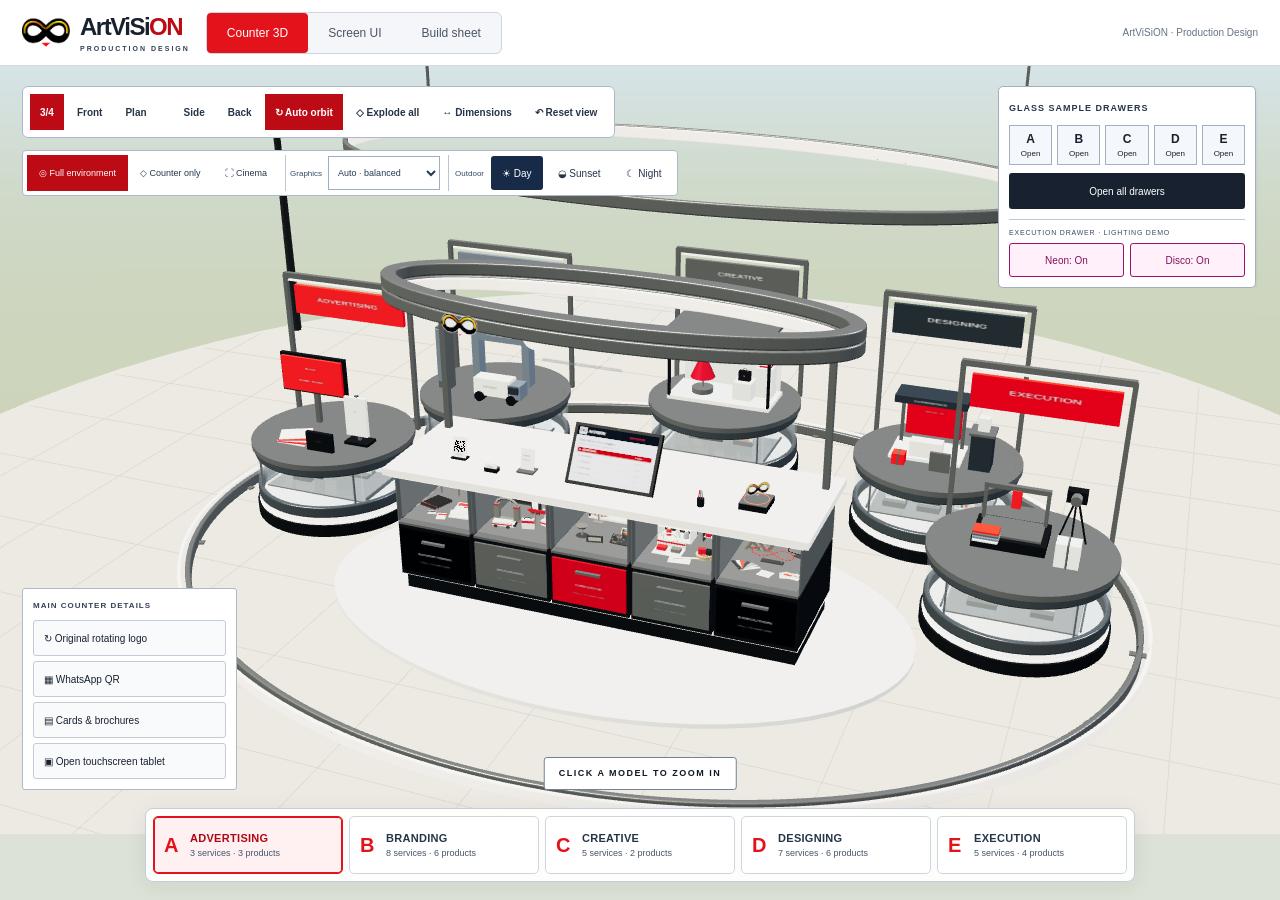
<file: index.html>
<!doctype html><html lang="en"><head><meta charset="UTF-8"><meta name="viewport" content="width=device-width,initial-scale=1,viewport-fit=cover"><meta name="theme-color" content="#eceff2"><title>ArtViSiON — The Living Portfolio / Immersive Display World</title><link rel="icon" type="image/png" href="brand-logo.png"><link rel="apple-touch-icon" href="brand-logo.png"><link rel="stylesheet" href="style.css?v=red-dress-06"></head><body><header><a class="brand" href="#" aria-label="ArtViSiON home"><img src="brand-logo.png" alt="ArtViSiON original logo"><span class="brand-wordmark">ArtViSi<b>ON</b><small>PRODUCTION DESIGN</small></span></a><nav><button class="active" data-tab="studio">The atelier</button><button data-tab="services">Services & products</button><button data-tab="build">Design details</button></nav><button class="outline" id="brief">Start a project ↗</button></header><main><section class="intro"><div><div class="eyebrow"><i></i> THE NEXT CHAPTER OF DISPLAY</div><h1>Not just a counter.<br>A world of <em>possibilities.</em></h1><p>Five disciplines. One sculptural experience.<br>Explore the ArtViSiON Infinity Atelier.</p></div><div class="edition">CONCEPT Nº 02<span>INFINITY<br>ATELIER</span><small>INDORE, INDIA · EST. 2014</small></div></section><section id="studio" class="tab active"><div class="workspace"><div class="stage-top"><span class="live"><i></i> INTERACTIVE 3D EXPERIENCE</span><span class="material-name">01 / CHAMPAGNE & OBSIDIAN</span><button id="fullscreen" title="Expand view">⛶</button></div><div id="viewport"><div id="loading">Assembling your atelier…</div></div><div class="environment-toggle"><button id="showroom" class="selected">◎ Full environment</button><button id="counterOnly">◇ Counter only</button><button id="cinema">⛶ Cinema</button></div><div class="stage-label"><span>ARTVISION / THE LIVING PORTFOLIO</span><strong>The Cabinet of Possibilities.</strong><small>An immersive miniature universe of ideas & making.</small></div><div class="view-controls"><button data-view="perspective" class="selected">Perspective</button><button data-view="front">Front</button><button data-view="top">Plan</button><span></span><button id="rotate" class="selected">↻ Auto orbit</button><button id="explode">◇ Explode</button><button id="dimension">↔ Dimensions</button></div><div class="stage-bottom"><span>↔ Drag to orbit <b>·</b> Scroll to zoom <b>·</b> Click a model or select a division</span><span>CONCEPT VISUALIZATION / NOT FOR FABRICATION</span></div><div class="dimensions hidden">All sizes in mm · Nominal assembled 3D model · Not for fabrication</div></div><aside><div class="aside-head"><span class="eyebrow">CURATE YOUR EXPERIENCE</span><span>01—05</span></div><h2>Enter a world.<br>Discover the detail.</h2><div id="divisions"></div><div class="finish"><label>THE MATERIAL PALETTE</label><div class="swatches"><button class="swatch selected" data-finish="0" style="--sw:#b89b71" title="Champagne & obsidian"></button><button class="swatch" data-finish="1" style="--sw:#e0dbcf" title="Porcelain & bronze"></button><button class="swatch" data-finish="2" style="--sw:#76918b" title="Sage & graphite"></button><span id="finishName">Champagne<br><small>& obsidian</small></span></div></div><button class="explore" id="explore">Explore Advertising <span>↗</span></button></aside></section><section id="services" class="tab"><div class="section-heading"><div><span class="eyebrow">IDEA → IDENTITY → EXPERIENCE → EXECUTION</span><h2>Your vision. Our entire toolkit.</h2></div><input id="search" placeholder="Search services & products…" aria-label="Search services and products"></div><div class="filters" id="filters"></div><div id="cards"></div></section><section id="build" class="tab"><span class="eyebrow">SCULPTURAL BY DESIGN. MODULAR BY NATURE.</span><h2>The architecture of possibility.</h2><div class="build-grid"><article><b>01 / The floating halo</b><h3>A signature, not a signboard.</h3><p>A suspended elliptical ribbon frames the brand and brings the five divisions into a single visual gesture. Concealed warm LEDs define its inner edge.</p></article><article><b>02 / The sample gallery</b><h3>Small objects. Big stories.</h3><p>Five individually lit display chambers showcase physical print, signage, craft, spatial and fabrication samples. Digital services live in the central touch console.</p></article><article><b>03 / The material story</b><h3>Quiet luxury. Real materials.</h3><p>Graphite powder-coated steel structure, satin metallic cladding, engineered stone top and removable clear display enclosures. Finish selections are conceptual.</p></article><article><b>04 / The build logic</b><h3>Designed to come apart.</h3><p>Five demountable modules, a removable overhead assembly, rear service access and segregated low-voltage cable routes. Structural fixing and stability require engineering review.</p></article></div><div class="specs"><div><strong>3200 mm</strong><span>OVERALL WIDTH</span></div><div><strong>1050 mm</strong><span>OVERALL DEPTH</span></div><div><strong>1050 mm</strong><span>COUNTER HEIGHT</span></div><div><strong>3544 × 1164 × 2400</strong><span>OVERALL HALO ENVELOPE · MM</span></div></div><p class="note">Concept-stage dimensions only. Verify space, accessibility, reach, glass specification, electrical loads and structural stability with your fabricator before production. Halo support and anchorage are not engineered in this visualization. The original 21-product catalogue is represented by concept miniature models in the main counter and glass drawers.</p><button class="outline" id="download">Download concept brief ↓</button></section><section class="bottom-strip"><div><strong>05</strong><span>CONNECTED DIVISIONS</span></div><div><strong>28</strong><span>SPECIALIST SERVICES</span></div><div><strong>21</strong><span>DISPLAY PRODUCTS</span></div><div class="statement">From the first spark.<br><em>To the final finish.</em></div><span class="seal">A↗<small>ARTVISION<br>ATELIER</small></span></section></main><footer><span>ArtViSiON · Production Design</span><span>YOUR VISION, OUR CREATION.</span><span>Concept 02 / 2026</span></footer><dialog id="modal"><button id="close">✕</button><span class="eyebrow">LET’S MAKE SOMETHING EXTRAORDINARY</span><h2>Your next big idea<br>starts here.</h2><form id="projectForm"><label>Your name<input name="name" required placeholder="Name / company"></label><label>What are you imagining?<textarea name="message" required placeholder="Tell us about your project, space, timeline and budget…"></textarea></label><button class="explore">Save project brief <span>↓</span></button><p>Your brief downloads locally. No information is sent to a server.</p></form></dialog><script type="module" src="app.js?v=red-dress-06"></script></body></html>
</file>
<file: style.css>
*{box-sizing:border-box}body{margin:0;background:#f5f3ee;color:#262822;font-family:Arial,Helvetica,sans-serif}button,input,textarea{font:inherit}button,a{-webkit-tap-highlight-color:transparent}button{cursor:pointer}header{height:96px;display:flex;align-items:center;justify-content:space-between;border-bottom:1px solid #dddcd3;padding:0 4.5%}.brand{text-decoration:none;color:#242820;font-size:29px;font-weight:800;letter-spacing:-1.8px}.brand span{color:#a38960}.brand small{display:block;letter-spacing:3px;font-size:8px;margin-top:5px}nav{display:flex;gap:32px}nav button{border:0;background:none;color:#7d7f76;font-size:12px;padding:36px 0;position:relative}nav button.active{color:#33392c}nav button.active:after{content:'';position:absolute;bottom:21px;left:0;width:20px;height:2px;background:#9b875e}.outline{border:1px solid #c6c7bc;padding:13px 19px;background:transparent;font-size:11px}main{max-width:1680px;margin:auto;padding:0 4.5%}.intro{display:flex;justify-content:space-between;padding:47px 0 35px}.eyebrow{font-size:9px;letter-spacing:2.4px;color:#868770;display:flex;align-items:center;gap:8px}.eyebrow i,.live i{display:inline-block;width:5px;height:5px;border-radius:50%;background:#9caa75}h1{font-size:clamp(36px,3.6vw,59px);line-height:1.08;font-weight:400;letter-spacing:-2.3px;margin:19px 0 17px}em{font-family:Georgia,serif;color:#8c8f73;font-weight:400}p{font-size:12px;line-height:1.8;color:#85867c}.edition{padding-top:12px;font-size:9px;letter-spacing:2px;color:#939181;text-align:right}.edition span{display:block;font-size:27px;line-height:1.1;letter-spacing:4px;color:#7c7d66;margin:18px 0}.edition small{font-size:8px;letter-spacing:1px}.tab{display:none}.tab.active{display:block}#studio.active{display:grid;grid-template-columns:minmax(0,1fr) 285px;gap:24px}.workspace{position:relative;height:548px;border:1px solid #dddfd5;background:radial-gradient(ellipse at 45% 40%,#e9ece4,#dfe3d8);overflow:hidden}.stage-top{position:absolute;top:20px;left:23px;right:20px;display:flex;align-items:center;gap:10px;z-index:2;font-size:8px;letter-spacing:1.5px;color:#747b69}.live{display:flex;align-items:center;gap:8px}.material-name{margin-left:auto;font-size:7px}.stage-top button{border:0;background:none;color:#6f7567;font-size:21px}#viewport{width:100%;height:100%;position:absolute}canvas{display:block;touch-action:none}#loading{position:absolute;top:48%;left:38%;font-size:12px;color:#727764}.stage-label{position:absolute;top:66px;left:24px;pointer-events:none}.stage-label>span{font-size:7px;letter-spacing:2px;color:#87907c}.stage-label strong{display:block;font-family:Georgia,serif;font-weight:400;font-size:23px;margin:8px 0;color:#59624e}.stage-label small{font-size:9px;color:#89917e}.view-controls{position:absolute;bottom:46px;left:50%;transform:translateX(-50%);display:flex;white-space:nowrap;padding:5px;background:#f5f5efdd;border:1px solid #d3d8cb;gap:3px}.view-controls button{border:0;background:none;padding:9px 10px;font-size:9px;color:#7a806e}.view-controls button.selected{background:#4b5742;color:#fff}.view-controls>span{border-left:1px solid #d8dbd0;margin:5px}.stage-bottom{position:absolute;bottom:17px;left:21px;right:20px;display:flex;justify-content:space-between;font-size:7px;color:#89917c}.stage-bottom b{margin:0 7px}.stage-bottom>span:last-child{font-size:6px;letter-spacing:.8px}.dimensions{position:absolute;bottom:103px;width:100%;text-align:center;font-size:11px;color:#576145}.hidden{display:none!important}aside{padding:22px 22px 18px;background:#eeeee6;border:1px solid #dddfd5}.aside-head{display:flex;justify-content:space-between;color:#939883;font-size:8px}.aside-head .eyebrow{font-size:7px;letter-spacing:1.5px}h2{font-size:30px;letter-spacing:-1px;line-height:1.12;font-weight:400;margin:20px 0}.division{border:0;border-top:1px solid #d9dcd0;background:transparent;width:100%;display:flex;align-items:center;text-align:left;padding:13px 4px;gap:14px;color:#797e6d}.division.selected{color:#303d29}.division .letter{font:italic 23px Georgia;opacity:.5;width:22px}.division.selected .letter{opacity:1;color:#a38757}.division strong{display:block;font-size:11px;font-weight:500;letter-spacing:.3px}.division small{display:block;font-size:8px;color:#929581;margin-top:4px}.division .arrow{margin-left:auto}.finish{border-top:1px solid #d9dcd0;padding-top:17px}.finish label{font-size:7px;letter-spacing:1.8px;color:#939781}.swatches{display:flex;align-items:center;gap:8px;margin:12px 0 18px}.swatch{background:var(--sw);width:23px;height:23px;border:3px solid #eeeee6;border-radius:50%;outline:1px solid transparent}.swatch.selected{outline-color:#9b997f}.swatches>span{font-size:9px;margin-left:7px;color:#626b56}.swatches small{font-size:8px;color:#969a88}.explore{width:100%;border:0;background:#48583c;color:#fff;padding:15px 14px;text-align:left;font-size:10px}.explore span{float:right}.bottom-strip{display:flex;align-items:center;border-bottom:1px solid #d9dcd0;gap:5%;padding:35px 0}.bottom-strip>div:not(.statement){display:flex;gap:13px;align-items:center}.bottom-strip strong{font:34px Georgia;color:#6e775e}.bottom-strip span{font-size:7px;letter-spacing:1.4px;color:#959780;max-width:75px;line-height:1.8}.statement{margin-left:auto;font-size:16px;line-height:1.5}.seal{border:1px solid #c4c8b7;border-radius:50%;height:68px;width:68px;display:flex;align-items:center;justify-content:center;flex-direction:column;font:24px Georgia!important}.seal small{font:5px Arial;text-align:center;letter-spacing:1px}footer{display:flex;justify-content:space-between;padding:22px 4.5%;font-size:8px;color:#9a9b8d;letter-spacing:1px}.section-heading{display:flex;justify-content:space-between;align-items:center}.section-heading input{background:none;border:1px solid #ccd0bf;padding:15px;width:260px;font-size:11px}.filters{display:flex;gap:8px;margin:15px 0 25px;flex-wrap:wrap}.filters button{border:1px solid #d6d9cc;background:transparent;padding:10px 16px;font-size:10px}.filters .selected{background:#48583c;color:white}#cards{display:grid;grid-template-columns:repeat(3,1fr);gap:14px}.service-card{padding:24px;border:1px solid #d6d9cc;background:#eeeee6;min-height:185px}.service-card .eyebrow{font-size:8px}.service-card h3{font-weight:400;font-size:20px}.service-card p{font-size:11px}.product-tags{display:flex;flex-wrap:wrap;gap:6px}.product-tags span{font-size:9px;border:1px solid #cdd1c0;padding:5px;color:#757d68}#build{padding:20px 0}.build-grid{display:grid;grid-template-columns:repeat(4,1fr);gap:25px;margin-top:35px}.build-grid b{font-size:9px;letter-spacing:1px;color:#9b8b67}.build-grid h3{font-family:Georgia;font-size:23px;font-weight:400}.specs{display:flex;justify-content:space-between;background:#eaece1;padding:28px;margin:25px 0}.specs strong,.specs span{display:block}.specs strong{font:25px Georgia}.specs span{font-size:8px;letter-spacing:2px;margin-top:10px;color:#858b75}.note{max-width:850px}dialog{border:1px solid #bbc3ac;background:#f5f3ee;padding:40px;max-width:500px;width:90%;color:#35402c}dialog::backdrop{background:#20271f88;backdrop-filter:blur(5px)}#close{float:right;background:none;border:0}form label{display:block;font-size:11px;margin-top:20px}form input,form textarea{display:block;width:100%;border:1px solid #c7cebb;background:transparent;padding:12px;margin:8px 0;font-size:12px}textarea{min-height:110px}form p{font-size:10px}button:hover{filter:brightness(.94)}button:focus-visible,a:focus-visible{outline:2px solid #a58a55;outline-offset:3px}@media(min-width:1500px){.workspace{height:630px}}@media(max-width:1000px){#studio.active{grid-template-columns:minmax(0,1fr) 245px;gap:12px}aside{padding:18px 16px}.material-name{display:none}.view-controls button{padding:9px 6px;font-size:8px}.stage-bottom>span:last-child{display:none}.bottom-strip{gap:3%}.build-grid{grid-template-columns:repeat(2,1fr)}}@media(max-width:700px){header{height:80px;padding:0 5%}.brand{font-size:23px}nav{gap:14px}nav button{font-size:9px}header>.outline{display:none}.intro{padding:30px 0 22px}.edition{display:none}h1{font-size:40px}#studio.active{display:flex;flex-direction:column}.workspace{height:460px}.stage-label strong{font-size:19px}.stage-label{top:56px}.view-controls{width:95%;justify-content:center}.view-controls button{font-size:8px;padding:9px 5px}aside h2{display:none}#divisions{display:flex;overflow:auto;margin-top:14px}.division{min-width:130px;border-top:0;padding:15px 8px;gap:7px}.division .arrow{display:none}.division.selected{background:#dfe4d5}.finish{display:inline-block;width:60%;margin-top:10px}aside>.explore{width:39%;display:inline-block;vertical-align:top;margin-top:33px}.bottom-strip{flex-wrap:wrap;justify-content:space-between;gap:22px}.bottom-strip strong{font-size:27px}.statement{margin:0}.seal{display:none!important}.bottom-strip>div:not(.statement){gap:7px}.bottom-strip span{font-size:6px}.section-heading{display:block}.section-heading input{width:100%;margin:15px 0}#cards{grid-template-columns:1fr}.build-grid{grid-template-columns:1fr}.specs{flex-wrap:wrap;gap:25px}.specs>div{width:43%}.specs strong{font-size:20px}footer span:nth-child(2){display:none}}
/* Immersive exhibition edition */
body{background:#dce2d5;overflow:hidden}header{position:fixed;top:0;left:0;right:0;height:82px;padding:0 30px;border:0;z-index:8;background:linear-gradient(#f5f3eef2,#f5f3ee00);pointer-events:none}header>*{pointer-events:auto}header nav{padding:0 18px;border-radius:30px;background:#f5f3eebd;backdrop-filter:blur(15px)}nav button{padding:17px 0}nav button.active:after{bottom:8px}header>.outline{background:#f5f3eec9}.intro,.bottom-strip,footer{display:none}main{max-width:none;padding:0}#studio.active{display:block}#studio .workspace{position:fixed;inset:0;width:100vw;height:100dvh;border:0;background:#dce2d5}#viewport{inset:0}.stage-top{top:105px;left:30px;right:330px}.stage-label{top:150px;left:30px}.stage-label strong{font-size:32px}.stage-label>span{font-size:8px}.stage-label small{font-size:10px}.view-controls{bottom:55px;padding:7px;box-shadow:0 8px 40px #35442a13;border-radius:6px}.view-controls button{font-size:10px;padding:11px 14px}.stage-bottom{bottom:23px;left:30px;right:30px;font-size:9px}.stage-bottom>span:last-child{font-size:7px}#studio aside{position:fixed;right:25px;top:110px;width:245px;z-index:5;background:#f5f3eedb;backdrop-filter:blur(20px);border:1px solid #ffffff9c;box-shadow:0 10px 60px #38432e0d;border-radius:5px;padding:20px}aside h2{font-size:29px;margin:20px 0}.division{padding:13px 3px}.dimensions{bottom:119px}#services,#build{position:fixed;inset:95px 25px 25px;overflow:auto;padding:30px;background:#f5f3eef5;z-index:6;border:1px solid #d3dac7;border-radius:7px;backdrop-filter:blur(20px)}.scene-caption{position:fixed;left:30px;bottom:106px;z-index:3;max-width:235px}.scene-caption b{font-family:Georgia;font-size:18px;font-weight:400;color:#526149}.scene-caption p{font-size:10px;color:#7d8872}.scene-caption small{font-size:8px;letter-spacing:1.5px;color:#6f7b60}.environment-toggle{position:fixed;left:30px;top:245px;z-index:4;display:flex;padding:4px;background:#f8f7f0cf;border:1px solid #cbd4bf;border-radius:4px}.environment-toggle button{font-size:9px;padding:10px 12px;color:#69765b;background:none;border:0}.environment-toggle button.selected{background:#48583c;color:#fff}.cinema #studio aside,.cinema header,.cinema .stage-label,.cinema .stage-top,.cinema .scene-caption{display:none}.cinema .environment-toggle{top:25px}.cinema .view-controls{opacity:.4}.cinema .view-controls:hover{opacity:1}@media(max-width:700px){header{height:74px;padding:0 16px}header nav{gap:12px;padding:0 12px}.stage-top{top:86px;left:18px;right:18px}.stage-label{top:119px;left:18px}.stage-label strong{font-size:25px}.environment-toggle{top:207px;left:18px}.scene-caption{display:none}#studio aside{top:auto;bottom:104px;right:12px;left:12px;width:auto;padding:9px 12px}aside h2,.aside-head,.finish,aside>.explore{display:none}#divisions{margin:0}.division{min-width:110px;padding:8px 6px}.division .letter{font-size:20px}.division strong{font-size:10px}.view-controls{bottom:48px;max-width:96%;padding:4px}.view-controls button{font-size:8px;padding:10px 5px}.stage-bottom{bottom:16px;left:17px}.stage-bottom>span:last-child{display:none}#services,#build{inset:82px 12px 12px;padding:20px}.cinema #studio aside{display:none}}
/* Restore the original brand identity. */
body{background:#eceff2;color:#181d25}header{background:linear-gradient(#f6f7f9f2,#f6f7f900)}.brand{color:#171c23}.brand span{color:#e3131b}header nav{background:#f8f9fbdc}.eyebrow,.edition,.stage-label>span{color:#737d8b}em{color:#e3131b}nav button.active:after{background:#e3131b}nav button.active{color:#171c23}#studio aside{background:#f7f8fbe6;border-color:#ffffff;box-shadow:0 12px 45px #222d3c12}.division,.finish{border-color:#d8dde5}.division{color:#647080}.division.selected{color:#e3131b}.division.selected .letter{color:#e3131b}.division small{color:#87919f}.aside-head,.finish label{color:#7a8593}.explore{background:#e3131b}.swatch{border-color:#f6f7fa}.swatch.selected{outline-color:#e3131b}.swatches>span{color:#333e4e}.swatches small{color:#788391}.stage-label strong{color:#343f4e}.stage-label small,.stage-top,.stage-bottom{color:#758190}.view-controls,.environment-toggle{background:#f8fafbea;border-color:#d4dbe5}.view-controls button,.environment-toggle button{color:#627082}.view-controls button.selected,.environment-toggle button.selected{background:#e3131b;color:white}.scene-caption b{color:#3b4655}.scene-caption p,.scene-caption small{color:#7e8897}.live i,.eyebrow i{background:#e3131b}.filters .selected{background:#e3131b}.service-card{background:#f5f7fa;border-color:#d5dce6;cursor:zoom-in}.service-card:hover{border-color:#e3131b;box-shadow:0 8px 22px #2633430a}.product-tags span{border-color:#d3dae4;color:#566477;cursor:zoom-in}.product-tags span:hover{background:#e3131b;color:white;border-color:#e3131b}.focus-status{position:absolute;left:50%;transform:translateX(-50%);bottom:120px;display:flex;flex-direction:column;align-items:center;gap:10px;z-index:4;max-width:65%;text-align:center}.focus-status>span{font-size:9px;letter-spacing:1.5px;background:#ffffffdf;color:#556274;padding:9px 14px;border:1px solid #d7dee7;border-radius:3px}.focus-status button{border:0;background:#e3131b;color:white;padding:10px 16px;font-size:10px;cursor:pointer}.view-controls{max-width:98vw}.cinema .focus-status{display:none}.dimensions{color:#3b4758}#services,#build{background:#f6f8fbf7}.specs{background:#e6eaf0}.build-grid b{color:#e3131b}dialog{background:#f6f8fb;border-color:#d3dbe5;color:#263243}@media(max-width:700px){.view-controls{flex-wrap:wrap;bottom:44px;width:calc(100% - 24px)}.view-controls button{padding:8px 5px;font-size:7px}#studio aside{bottom:139px}.focus-status{bottom:219px;max-width:90%;width:max-content}.focus-status>span{font-size:7px}.focus-status button{padding:8px 12px;font-size:9px}.division.selected{background:#f9e4e6}}
/* Readability pass: opaque surfaces, dark text, strong brand accent. */
header nav,header>.outline,#studio aside,.environment-toggle,.view-controls{background:#ffffff;backdrop-filter:none;border-color:#aeb9c8}.brand,.brand small{color:#111827}.brand span{color:#c20b15}.eyebrow,.aside-head,.finish label,.division small,.swatches small,.stage-top,.stage-bottom,.scene-caption small,.scene-caption p{color:#344256}.stage-label{background:#ffffff;padding:13px 16px;border:1px solid #b8c2cf;border-left:3px solid #c20b15;border-radius:3px;box-shadow:0 3px 15px #18233310}.stage-label strong{color:#111827;font-size:27px}.stage-label>span,.stage-label small{color:#344256}.stage-top{background:#fff;padding:9px 12px;width:max-content;border:1px solid #b8c2cf;max-width:calc(100% - 350px)}.stage-top .material-name{margin-left:24px}.stage-bottom>span{background:white;padding:6px 9px;border:1px solid #c2cbd7;color:#344256}.division{color:#263449}.division.selected,.division.selected .letter{color:#b00813}.division.selected{background:#ffedf0}.division small{color:#46556a}.view-controls button,.environment-toggle button{color:#263449}.view-controls button.selected,.environment-toggle button.selected,.explore,.focus-status button,.filters .selected{background:#bc0b15;color:#fff}.scene-caption{background:#fff;padding:14px;border:1px solid #b8c2cf;border-radius:3px}.scene-caption b{color:#172033}.scene-caption p{line-height:1.6}.swatches>span{color:#263449}p,.note,.service-card p{color:#344256}.product-tags span{background:#fff;color:#24344b;border-color:#9cabbc}.section-heading .eyebrow,.service-card .eyebrow,.specs span,.build-grid b{color:#8e0b14}.dimension-label{position:absolute;transform:translate(-50%,-50%);background:#fff;border:1px solid #a4000d;color:#8b000b;font-size:9px;font-weight:700;letter-spacing:.3px;padding:6px 8px;z-index:4;pointer-events:none;white-space:nowrap;box-shadow:0 2px 6px #0002}.dimension-schedule{position:absolute;top:112px;right:25px;width:360px;max-height:calc(100% - 205px);overflow:auto;background:#fff;border:1px solid #99a7ba;box-shadow:0 12px 40px #15213425;z-index:7;padding:20px;color:#172033}.dimension-schedule h3{font-size:12px;margin:0 0 10px}.dimension-schedule small{float:right;font-size:10px}.dimension-schedule p{font-size:10px;line-height:1.5;color:#344256}.dimension-schedule table{width:100%;border-collapse:collapse;font-size:10px}.dimension-schedule th{text-align:left;background:#e8edf3;color:#172033}.dimension-schedule td,.dimension-schedule th{padding:9px 5px;border-bottom:1px solid #bfc9d5}.dimension-schedule .warning{color:#94000b;border-left:3px solid #bc0b15;padding-left:8px}.dimension-close{float:right;border:0;background:#edf0f4;color:#152033;padding:4px;margin:-10px -10px 4px 10px}.dimensions{background:#fff;width:auto;padding:8px 12px;left:50%;transform:translateX(-50%);border:1px solid #aab6c7;font-size:9px;color:#172033;z-index:4}.model-dimensions-info{border:1px solid #aab6c7;background:#fff;padding:18px;margin-top:25px}.model-dimensions-info h3{margin-top:0}button:focus-visible,[role=button]:focus-visible{outline:3px solid #b00813;outline-offset:3px}@media(max-width:700px){.stage-top{max-width:calc(100% - 36px);font-size:7px;top:84px}.stage-top .material-name{display:none}.stage-label{top:135px;padding:10px 12px}.stage-label strong{font-size:22px}.environment-toggle{top:235px}.dimension-schedule{top:auto;bottom:140px;right:12px;left:12px;width:auto;max-height:39vh;padding:14px}.dimension-label{font-size:7px;padding:4px}.stage-bottom>span{font-size:7px}.dimensions{bottom:282px;max-width:80%;text-align:center}.dimension-schedule table{font-size:9px}}
.accessory-controls{position:absolute;left:30px;bottom:295px;z-index:4;display:flex;flex-direction:column;gap:5px;background:#fff;border:1px solid #aeb9c8;padding:10px;min-width:172px;border-radius:3px}.accessory-controls b{font-size:8px;letter-spacing:1px;color:#344256;margin:2px 0 5px}.accessory-controls button{padding:9px 10px;text-align:left;border:1px solid #c2cbd7;background:#f8fafc;color:#17212f;font-size:10px}.accessory-controls button:hover{border-color:#b00814;color:#b00814}.cinema .accessory-controls{display:none}@media(max-width:700px){.accessory-controls{left:auto;right:15px;bottom:230px;min-width:0;padding:6px;gap:4px}.accessory-controls b{display:none}.accessory-controls button{font-size:8px;padding:7px}}
/* High-contrast tablet catalogue */
#tabletDialog{padding:0;border:10px solid #1b2330;border-radius:26px;background:#f5f7fb;width:min(1100px,94vw);max-width:1100px;max-height:91dvh;color:#111827;box-shadow:0 35px 100px #0006}#tabletDialog::backdrop{background:#142032a8;backdrop-filter:blur(7px)}.tablet-bezel{display:flex;flex-direction:column;max-height:calc(91dvh - 20px);overflow:hidden}.tablet-top{background:#17212f;color:#fff;display:flex;align-items:center;justify-content:space-between;padding:21px 28px;flex-shrink:0}.tablet-top b{font-size:28px;letter-spacing:-1px}.tablet-top b span{color:#ff5964}.tablet-top small{display:block;font-size:8px;letter-spacing:2px;margin-top:5px;color:#e2e8f0}.tablet-top button{border:1px solid #788598;background:#263448;color:white;width:36px;height:36px;border-radius:50%}.tablet-content{padding:26px 30px;overflow:auto}.tablet-welcome>span{color:#a40713;font-size:9px;letter-spacing:2px;font-weight:bold}.tablet-welcome h2{font-size:29px;margin:12px 0}.tablet-welcome p{margin:0;color:#3e5067}.tablet-search input{margin:20px 0 16px;padding:14px;width:100%;border:1px solid #8596ac;background:#fff;font-size:13px;color:#111827}#tabletTabs{display:flex;gap:7px;flex-wrap:wrap}#tabletTabs button{border:1px solid #98a7bb;background:#fff;padding:12px 15px;color:#26374d;font-size:11px;font-weight:bold}#tabletTabs button.selected{background:#b50816;color:#fff;border-color:#b50816}.tablet-results h3{font-size:11px;letter-spacing:1.5px;margin-top:25px}.tablet-results h3>span{margin-left:8px;background:#dce3ed;padding:3px 7px;border-radius:3px}.tablet-items{display:grid;grid-template-columns:repeat(3,1fr);gap:10px}.tablet-items button{text-align:left;background:#fff;border:1px solid #aab7c8;padding:16px;display:flex;flex-direction:column;min-height:126px;color:#17212f}.tablet-items button:hover{border-color:#b50816;box-shadow:inset 0 0 0 1px #b50816}.tablet-items small{color:#8c0914;font-size:8px;letter-spacing:1.2px;font-weight:bold}.tablet-items strong{font-size:14px;line-height:1.4;margin:9px 0 15px}.tablet-items button>span{font-size:10px;color:#42566f;margin-top:auto}.tablet-footer{padding:14px 28px;border-top:1px solid #b5c1d1;background:#e8edf4;display:flex;justify-content:space-between;font-size:8px;letter-spacing:1px;color:#2f425b;flex-shrink:0}.tablet-note{font-size:10px;color:#3c506a}.division strong{font-weight:700;font-size:12px}.aside-head .eyebrow,.finish label{font-weight:700}.stage-top{font-weight:bold}.focus-status>span{color:#111827;background:#fff;border-color:#718298;font-weight:bold}.stage-bottom>span{color:#26374d;border-color:#8a9bb1}.stage-label>span{font-weight:bold;color:#26374d}.view-controls button{font-weight:600}@media(max-width:700px){#tabletDialog{border-width:7px;border-radius:18px;width:96vw;max-height:94dvh}.tablet-top{padding:14px}.tablet-top b{font-size:23px}.tablet-top small{font-size:6px}.tablet-content{padding:20px 14px}.tablet-welcome h2{font-size:23px}.tablet-items{grid-template-columns:repeat(2,1fr)}.tablet-items button{padding:12px;min-height:120px}.tablet-items strong{font-size:12px}.tablet-footer{padding:11px;font-size:6px;gap:15px}#tabletTabs button{font-size:9px;padding:10px}.tablet-bezel{max-height:calc(94dvh - 14px)}}
/* Device-friendly interaction & layout */
:root{--safe-top:env(safe-area-inset-top,0px);--safe-bottom:env(safe-area-inset-bottom,0px)}button,input,textarea{-webkit-tap-highlight-color:transparent}button{touch-action:manipulation}button:disabled{opacity:.5;cursor:not-allowed}input,textarea{font-size:16px}input::placeholder,textarea::placeholder{color:#57677c;opacity:1}button:focus-visible,a:focus-visible,input:focus-visible,textarea:focus-visible{outline:3px solid #175cc7;outline-offset:3px}#services,#build,.tablet-content,.dimension-schedule{overscroll-behavior:contain;scrollbar-width:thin;scrollbar-color:#8190a5 #e8edf4}#toggleTools,#mobileReset{display:none}.ux-toast{position:fixed;bottom:calc(110px + var(--safe-bottom));left:50%;transform:translate(-50%,12px);z-index:50;background:#17212f;color:#fff;border:1px solid #56677f;padding:12px 18px;box-shadow:0 8px 30px #0002;border-radius:6px;font-size:12px;max-width:90vw;text-align:center;opacity:0;pointer-events:none;transition:opacity .2s,transform .2s}.ux-toast.visible{opacity:1;transform:translate(-50%,0)}.tablet-empty{padding:20px;background:#fff4f4;border:1px solid #ba5f68;color:#7b0a12}.tablet-items button{min-height:132px}.tablet-items button:active{background:#fbecef}.tablet-top button{min-width:44px;min-height:44px}.dimension-close{min-width:36px;min-height:36px}.accessory-controls button{min-height:36px}.division{min-height:57px}.tablet-search input:focus{border-color:#175cc7}.view-controls button,.environment-toggle button{min-height:36px}nav button{min-height:44px}#tabletTabs button{min-height:44px}
@media(min-width:701px) and (max-width:1100px){header{padding:0 20px}header nav{gap:22px}#studio aside{right:16px;width:222px;padding:16px;top:105px}.stage-top{left:20px;max-width:calc(100% - 275px)}.material-name{display:none}.stage-label{left:20px;max-width:310px}.stage-label strong{font-size:24px}.scene-caption{left:20px;bottom:104px;max-width:205px}.accessory-controls{left:20px;bottom:300px}.view-controls{max-width:calc(100% - 32px);width:max-content}.view-controls button{padding:10px 8px;font-size:9px}.dimension-schedule{right:16px;width:335px}.tablet-items{grid-template-columns:repeat(2,1fr)}}
@media(max-width:700px){header{height:calc(68px + var(--safe-top));padding:var(--safe-top) 14px 0;align-items:center;background:#ffffffed;border-bottom:1px solid #c9d1dc}.brand{font-size:22px;letter-spacing:-1.4px}.brand small{font-size:6px;letter-spacing:2px}header nav{gap:0;padding:0;border:1px solid #c4cedb;border-radius:5px}nav button{padding:10px 9px;font-size:9px;min-height:42px;white-space:nowrap}nav button.active{background:#ffedf0;color:#a40713}nav button.active:after{bottom:4px;left:9px;width:16px}.stage-top{top:calc(79px + var(--safe-top));left:12px;font-size:7px;padding:7px 9px;max-width:calc(100% - 24px)}.stage-top button{min-width:28px;min-height:28px}.stage-label{top:calc(127px + var(--safe-top));left:12px;max-width:calc(100% - 24px);padding:9px 12px}.stage-label strong{font-size:21px;margin:6px 0}.stage-label small{font-size:9px}.stage-label>span{font-size:7px;letter-spacing:1px}.scene-caption,.stage-bottom,.environment-toggle,.accessory-controls,.view-controls{display:none}#studio aside{left:10px;right:10px;bottom:calc(74px + var(--safe-bottom));padding:5px;border-radius:8px;box-shadow:0 4px 18px #17212f15}#divisions{overflow-x:auto;scroll-snap-type:x proximity;scrollbar-width:none;gap:3px}.division{min-width:114px;min-height:58px;padding:10px 8px;border-radius:4px;scroll-snap-align:start}.division .letter{font-size:23px;width:18px}.division strong{font-size:11px}.division small{font-size:8px;white-space:nowrap}.division.selected{background:#ffedf0;box-shadow:inset 0 -2px #b50816}#toggleTools,#mobileReset{display:block;position:fixed;bottom:calc(15px + var(--safe-bottom));min-height:46px;z-index:12;padding:12px 20px;border-radius:7px;font-size:12px;font-weight:700;box-shadow:0 4px 20px #17212f1c}#toggleTools{left:12px;background:#17212f;color:#fff;border:1px solid #17212f}#mobileReset{right:12px;background:#fff;color:#17212f;border:1px solid #9aabbe}.focus-status{bottom:calc(151px + var(--safe-bottom));max-width:calc(100% - 24px);gap:6px}.focus-status>span{font-size:7px;padding:7px 10px;max-width:100%;white-space:normal}.focus-status button{min-height:38px;font-size:10px}.tools-open .environment-toggle{display:flex;top:auto;left:12px;right:12px;bottom:calc(278px + var(--safe-bottom));z-index:11;justify-content:space-between;border-radius:7px;padding:6px}.tools-open .environment-toggle button{font-size:10px;min-height:44px;flex:1}.tools-open .accessory-controls{display:grid;grid-template-columns:1fr 1fr;left:12px;right:12px;bottom:calc(169px + var(--safe-bottom));z-index:11;padding:6px;gap:5px;border-radius:7px}.tools-open .accessory-controls b{display:none}.tools-open .accessory-controls button{font-size:10px;min-height:42px;padding:9px}.tools-open .view-controls{display:flex;left:12px;right:12px;bottom:calc(72px + var(--safe-bottom));transform:none;width:auto;max-width:none;z-index:11;flex-wrap:wrap;padding:6px;border-radius:7px;gap:4px}.tools-open .view-controls button{font-size:9px;padding:8px;min-height:36px;flex:1}.tools-open #studio aside,.tools-open .focus-status{visibility:hidden}.tools-open .view-controls>span{display:none}#services,#build{inset:calc(79px + var(--safe-top)) 10px calc(12px + var(--safe-bottom));padding:18px;border-radius:7px}body:has(#services.active) #toggleTools,body:has(#services.active) #mobileReset,body:has(#build.active) #toggleTools,body:has(#build.active) #mobileReset{display:none}.section-heading h2,#build>h2{font-size:27px}.filters{gap:6px}.filters button{min-height:42px;padding:10px 12px;font-size:11px}.service-card{padding:20px;min-height:165px}.product-tags span{padding:10px;font-size:10px;min-height:36px}.dimension-schedule{bottom:calc(145px + var(--safe-bottom));max-height:48dvh;left:10px;right:10px;width:auto}.dimensions{bottom:calc(141px + var(--safe-bottom));max-width:95%;font-size:7px}.dimension-label{font-size:7px;padding:4px}.ux-toast{bottom:calc(155px + var(--safe-bottom));font-size:11px}.cinema #toggleTools{display:block}.cinema #mobileReset{display:none}.cinema .stage-label,.cinema .stage-top{display:none}.tablet-content{padding:18px 12px}.tablet-welcome h2{font-size:23px;line-height:1.2}.tablet-welcome p{font-size:11px}#tabletTabs{flex-wrap:nowrap;overflow-x:auto;padding-bottom:7px;scrollbar-width:thin}#tabletTabs button{flex-shrink:0;font-size:10px;padding:10px 13px}.tablet-search input{font-size:16px;padding:13px}.tablet-items button{min-height:133px}.tablet-items strong{font-size:13px}.tablet-top small{font-size:6px;letter-spacing:1px}.tablet-footer{font-size:7px;line-height:1.5}.tablet-footer span:last-child{max-width:130px;text-align:right}}
@media(max-width:380px){.brand{font-size:19px}nav button{font-size:8px;padding:10px 6px}.tablet-items{grid-template-columns:1fr}.tablet-items button{min-height:110px}.stage-label strong{font-size:18px}.division{min-width:105px}.tools-open .environment-toggle button{font-size:9px}}
@media(max-height:540px) and (orientation:landscape){header{height:55px;padding-top:0}.brand{font-size:20px}header nav button{padding-top:8px;padding-bottom:8px}.stage-top{top:65px}.stage-label{top:106px;padding:8px 12px}.stage-label strong{font-size:18px}.stage-label small{display:none}#studio aside{top:70px;bottom:60px;right:12px;left:auto;width:190px;overflow:auto;padding:10px}aside h2,.aside-head,.finish,aside>.explore{display:none}#divisions{display:block;overflow:visible}.division{min-height:44px;padding:7px}.division small{font-size:7px}.scene-caption,.accessory-controls,.environment-toggle,.stage-bottom{display:none}.view-controls{display:flex;bottom:12px;left:50%;transform:translateX(-50%);max-width:96vw}.view-controls button{padding:7px;font-size:8px;min-height:32px}#toggleTools{display:block;top:66px;bottom:auto;left:auto;right:215px;padding:8px 12px;min-height:36px}#mobileReset{display:none}.tools-open .accessory-controls{display:flex;left:12px;right:215px;bottom:66px;padding:6px;flex-direction:row;flex-wrap:wrap;top:auto}.tools-open .accessory-controls button{font-size:9px;min-height:34px}.tools-open .accessory-controls b{display:none}.tools-open .environment-toggle{display:flex;top:auto;bottom:158px;left:12px;right:auto;max-width:calc(100% - 230px)}.focus-status{bottom:62px;max-width:45%}.focus-status button{padding:8px;min-height:32px}.tablet-bezel{max-height:90dvh}.tablet-top{padding:10px 18px}.tablet-top b{font-size:21px}.tablet-top small{display:none}.tablet-content{padding:15px 20px}.tablet-welcome h2{font-size:23px;margin:8px 0}.tablet-items{grid-template-columns:repeat(3,1fr)}.dimension-schedule{top:65px;bottom:60px;max-height:none;width:320px;right:12px;left:auto}#services,#build{top:65px}.cinema #studio aside{display:none}}
@media(prefers-reduced-motion:reduce){*,*::before,*::after{scroll-behavior:auto!important;transition:none!important;animation:none!important}}
@media(pointer:coarse) and (min-width:701px){.view-controls button,.environment-toggle button{min-height:44px}.accessory-controls button{min-height:42px}.division{min-height:60px}.product-tags span{min-height:40px;display:inline-flex;align-items:center}}
.assembly-panel{position:absolute;left:30px;top:300px;width:235px;padding:17px;background:#fff;border:1px solid #9baabe;border-top:3px solid #b50816;border-radius:5px;z-index:9;box-shadow:0 8px 25px #17212f1a}.assembly-panel b{font-size:10px;letter-spacing:1px;display:block;color:#17212f}.assembly-panel div>span{font-size:9px;display:block;margin:7px 0 17px;color:#40536e}.assembly-panel label{display:block;font-size:11px;font-weight:bold;color:#263a54}.assembly-panel output{float:right;color:#a30713}.assembly-panel input{width:100%;min-height:36px;accent-color:#b50816;margin:5px 0}.assembly-panel p{font-size:10px;line-height:1.7;color:#34465f;margin:5px 0 12px}.assembly-panel button{width:100%;min-height:40px;background:#17212f;border:0;color:#fff;font-size:11px}.assembly-panel small{display:block;font-size:8px;line-height:1.6;color:#4c5f78;margin-top:10px}body:has(.assembly-panel:not(.hidden)) .accessory-controls,body:has(.assembly-panel:not(.hidden)) .scene-caption{display:none}.cinema .assembly-panel{display:none}@media(max-width:1100px) and (min-width:701px){.assembly-panel{left:20px;width:220px;top:275px;max-height:calc(100dvh - 360px);overflow:auto}}@media(max-width:700px){.assembly-panel{top:auto;bottom:calc(146px + var(--safe-bottom));left:12px;width:215px;padding:12px;max-height:34dvh;overflow:auto}.assembly-panel div>span{margin:5px 0 12px}.assembly-panel p{font-size:9px;margin:3px 0 9px}.assembly-panel small{font-size:7px}body:has(.assembly-panel:not(.hidden)) .focus-status{display:none}}@media(max-height:540px) and (orientation:landscape){.assembly-panel{top:105px;bottom:60px;left:12px;width:220px;max-height:none;overflow:auto;padding:12px}.assembly-panel p{font-size:9px}.assembly-panel small{display:none}}
.drawer-controls{position:absolute;right:25px;bottom:100px;z-index:6;width:245px;background:#fff;border:1px solid #a1afc1;border-radius:5px;padding:12px;box-shadow:0 5px 20px #17212f12}.drawer-controls>b{font-size:9px;letter-spacing:1px;color:#26374f}.drawer-controls>button{width:100%;min-height:36px;margin-top:8px;background:#17212f;color:#fff;border:0;font-size:10px}#drawerButtons{display:flex;gap:5px;margin-top:10px}#drawerButtons button{flex:1;border:1px solid #a1afc1;background:#f4f7fb;color:#17212f;min-height:40px;font-size:12px;font-weight:bold}#drawerButtons span{font-weight:normal;display:block;font-size:8px;margin-top:3px}#drawerButtons button[aria-pressed=true]{background:#b50816;color:white;border-color:#b50816}.cinema .drawer-controls{display:none}@media(max-width:1100px) and (min-width:701px){.drawer-controls{right:16px;width:222px;bottom:105px}}@media(max-width:700px){.drawer-controls{display:none}.tools-open .drawer-controls{display:block;left:12px;right:12px;bottom:calc(340px + var(--safe-bottom));width:auto;padding:8px}.drawer-controls>b{font-size:8px}#drawerButtons{margin-top:6px}#drawerButtons button{min-height:38px}.drawer-controls>button{min-height:34px}.tools-open .drawer-controls{max-height:130px;overflow:auto}}@media(max-height:540px) and (orientation:landscape){.drawer-controls{display:none}.tools-open .drawer-controls{display:block;left:12px;right:auto;top:105px;bottom:auto;width:220px}}
.isolated-counter-canvas{position:absolute;inset:0;z-index:1;pointer-events:none;background:transparent!important}.environment-canvas{transition:filter .35s ease}.counter-isolated .environment-canvas{filter:blur(6px) brightness(.74) saturate(.65)}.stage-label,.stage-top,.stage-bottom,.environment-toggle,.scene-caption,.view-controls,.focus-status,.dimensions{z-index:3}.counter-isolated .scene-caption{display:none}.exit-isolation{position:absolute;left:50%;top:104px;transform:translateX(-50%);z-index:5;border:1px solid #a0adbf;background:#ffffff;color:#17212f;border-radius:5px;padding:12px 18px;font-size:11px;min-height:42px;box-shadow:0 5px 20px #17212f20}.counter-isolated .stage-label{opacity:.9}.counter-isolated .focus-status button{display:none}.counter-isolated .accessory-controls{opacity:.85}.cinema .exit-isolation{display:none}@media(max-width:700px){.exit-isolation{top:calc(273px + var(--safe-top));font-size:10px;padding:9px 14px;min-height:38px}.counter-isolated .environment-canvas{filter:blur(5px) brightness(.72) saturate(.6)}.counter-isolated .stage-label{display:none}.counter-isolated .exit-isolation{top:calc(134px + var(--safe-top))}}@media(max-height:540px) and (orientation:landscape){.exit-isolation{top:66px;font-size:9px;min-height:34px;padding:8px 12px}}
.execution-light-controls{border-top:1px solid #bdc8d6;margin-top:10px;padding-top:9px}.execution-light-controls small{display:block;font-size:7px;letter-spacing:.8px;color:#344b66;margin-bottom:7px}.execution-light-controls>div{display:flex;gap:6px}.execution-light-controls button{flex:1;min-height:34px;font-size:10px;border:1px solid #9baec3;background:#f3f7fc;color:#17212f}.execution-light-controls button[aria-pressed=true]{border-color:#9c126d;background:#fff0fa;color:#85105c}@media(max-width:700px){.tools-open .drawer-controls{max-height:210px}.execution-light-controls button{min-height:38px}}
/* Main counter details moved down; document drawers keep the original footprint. */
.accessory-controls{top:auto;bottom:104px;left:30px}.scene-caption{display:none!important}@media(min-width:701px) and (max-width:1100px){.accessory-controls{bottom:103px;left:20px}}@media(max-width:700px){.tools-open .accessory-controls{top:auto;bottom:calc(169px + var(--safe-bottom));left:12px;right:12px}.accessory-controls{left:auto;right:15px}}@media(max-height:540px) and (orientation:landscape){.tools-open .accessory-controls{bottom:66px;left:12px;right:215px}}
/* Brand integration and aligned control columns */
.brand{display:flex;align-items:center;gap:10px;letter-spacing:normal}.brand>img{display:block;width:56px;height:45px;object-fit:contain}.brand .brand-wordmark{color:#17212f;font-size:27px;font-weight:800;letter-spacing:-1.5px}.brand-wordmark>b{color:#bc0b15}.brand .brand-wordmark small{display:block;font-size:7px;letter-spacing:2px;margin-top:4px;color:#344256}.tablet-top>div{display:grid;grid-template-columns:64px 1fr;column-gap:14px;align-items:center}.tablet-brand-logo{grid-row:1/3;width:64px;height:52px;object-fit:contain;background:white;border-radius:4px;padding:4px}.tablet-top b{align-self:end}.tablet-top small{align-self:start}.stage-label{max-width:310px}.accessory-controls{width:235px;box-sizing:border-box}.drawer-controls{width:245px;box-sizing:border-box}#studio aside{box-sizing:border-box}.stage-top{box-sizing:border-box}.stage-bottom{align-items:flex-end}.view-controls{align-items:center}.view-controls button{white-space:nowrap}.focus-status{width:max-content;max-width:55%;text-align:center}.focus-status>span{line-height:1.5}.dimension-schedule{box-sizing:border-box}.drawer-controls>button,.accessory-controls button,.execution-light-controls button{border-radius:3px}.assembly-panel{box-sizing:border-box}@media(min-width:1101px){header{padding-left:30px;padding-right:25px}#studio aside,.drawer-controls{right:25px;width:245px}.stage-label,.stage-top,.accessory-controls{left:30px}.accessory-controls{bottom:104px}.drawer-controls{bottom:104px}.stage-top{right:295px}.stage-label{top:158px}.environment-toggle{top:284px}}@media(min-width:701px) and (max-width:1100px){.brand>img{width:44px;height:36px}.brand .brand-wordmark{font-size:23px}.brand{gap:7px}.accessory-controls{width:205px}.drawer-controls,#studio aside{width:222px;right:16px}.stage-label{max-width:285px}.environment-toggle{top:270px}.stage-top{max-width:calc(100% - 275px)}}@media(max-width:700px){header{gap:8px}.brand{gap:6px;flex-shrink:0}.brand>img{width:37px;height:30px}.brand .brand-wordmark{font-size:18px}.brand .brand-wordmark small{font-size:5px;letter-spacing:1.2px}.brand-wordmark{line-height:1}.tablet-top>div{grid-template-columns:44px 1fr;column-gap:9px}.tablet-brand-logo{width:44px;height:37px;padding:3px}.tablet-top b{font-size:22px}.stage-label{max-width:calc(100% - 24px)}.focus-status{max-width:calc(100% - 24px)}.tools-open .accessory-controls,.tools-open .drawer-controls{width:auto}.environment-toggle{top:auto}.view-controls{justify-content:center}.view-controls button{flex-basis:auto}}@media(max-width:380px){.brand>img{width:29px;height:25px}.brand .brand-wordmark{font-size:16px}.brand .brand-wordmark small{display:none}nav button{padding-left:5px;padding-right:5px}.tablet-top b{font-size:19px}}@media(max-height:540px) and (orientation:landscape){.brand>img{width:35px;height:28px}.brand .brand-wordmark{font-size:19px}.stage-label{top:106px}.environment-toggle{top:auto}.tablet-top>div{grid-template-columns:40px 1fr}.tablet-brand-logo{width:40px;height:32px}.accessory-controls{width:auto}}
/* Performance & responsive layout fixes */
.counter-isolated .environment-canvas{filter:blur(3px) brightness(.77) saturate(.7)}.environment-canvas{transition:none}.right-dock{display:contents}.quality-control{display:flex;align-items:center;gap:6px;margin-left:6px;padding:0 4px;border-left:1px solid #bec8d5}.quality-control>span{font-size:8px;color:#344b66}.quality-control select{font-size:9px;min-height:34px;max-width:150px;background:#fff;border:1px solid #9baec3;color:#263a54;padding:5px;cursor:pointer}.stage-label strong{font-size:25px}.environment-toggle{width:max-content;max-width:calc(100% - 320px);flex-wrap:wrap;row-gap:5px}.counter-isolated .accessory-controls{opacity:1}#tabletDialog{contain:layout paint}.tablet-items button{overflow-wrap:anywhere}.dimension-schedule{overscroll-behavior:contain}.assembly-panel{max-height:calc(100dvh - 410px);overflow:auto}.cinema .right-dock{display:none}@media(min-width:701px){#studio .right-dock{display:flex;position:fixed;top:110px;right:25px;bottom:104px;width:245px;flex-direction:column;gap:12px;z-index:6;overflow-y:auto;overflow-x:hidden;scrollbar-width:thin;scrollbar-color:#9aacc2 transparent;padding-right:2px}#studio .right-dock aside,#studio .right-dock .drawer-controls{position:relative;inset:auto;width:100%;flex:none;margin:0}#studio .right-dock aside{padding:16px}#studio .right-dock aside h2{font-size:25px;margin:12px 0 16px}#studio .right-dock .division{min-height:48px;padding:9px 3px}#studio .right-dock .finish{padding-top:12px}#studio .right-dock .swatches{margin:9px 0 13px}.right-dock .drawer-controls{padding:10px}.accessory-controls{max-height:calc(100dvh - 430px);overflow:auto}.environment-toggle{top:295px}}@media(min-width:701px) and (max-width:1100px){#studio .right-dock{right:16px;width:222px;top:105px;bottom:104px}.environment-toggle{max-width:calc(100% - 275px);top:285px}.quality-control{margin-left:0;border-left:0;flex-basis:100%;padding:0 5px}}@media(max-width:700px){.right-dock{display:contents}.quality-control{border-left:0;border-top:1px solid #c2cdda;margin-left:0;padding-top:5px;flex:0 0 100%;justify-content:space-between}.quality-control>span{font-size:10px}.quality-control select{font-size:12px;min-height:40px;max-width:none;width:65%}.environment-toggle{max-width:none;width:auto}.tools-open .environment-toggle{bottom:calc(278px + var(--safe-bottom));flex-wrap:wrap}.tools-open .drawer-controls{bottom:calc(395px + var(--safe-bottom));max-height:min(180px,24dvh)}.tools-open .accessory-controls{max-height:none}.tools-open .drawer-controls .execution-light-controls{margin-top:7px}.tools-open .stage-label{display:none}.assembly-panel{max-height:32dvh}.counter-isolated .environment-canvas{filter:blur(2px) brightness(.75)}.tablet-content{scrollbar-gutter:stable}.focus-status{pointer-events:none}.focus-status button{pointer-events:auto}.drawer-controls button,.accessory-controls button{touch-action:manipulation}}
@media(max-height:680px) and (max-width:700px) and (orientation:portrait){.tools-open .drawer-controls{bottom:calc(370px + var(--safe-bottom));max-height:110px}.tools-open .environment-toggle{bottom:calc(250px + var(--safe-bottom))}.tools-open .accessory-controls{bottom:calc(152px + var(--safe-bottom))}.tools-open .accessory-controls button{min-height:35px}.tools-open .view-controls{bottom:calc(67px + var(--safe-bottom))}.tools-open .view-controls button{min-height:29px}.quality-control select{min-height:34px}}
@media(max-height:540px) and (orientation:landscape){#studio .right-dock{display:flex;position:fixed;top:65px;right:12px;bottom:60px;width:190px;overflow:auto;gap:8px;z-index:6}#studio .right-dock aside,#studio .right-dock .drawer-controls{position:relative;inset:auto;width:100%;flex:none}#studio .right-dock aside{padding:10px}#studio .right-dock .drawer-controls{display:block;padding:8px}.environment-toggle{max-width:calc(100% - 230px);top:auto;bottom:158px}.tools-open .environment-toggle{bottom:155px;max-width:calc(100% - 230px)}.quality-control select{min-height:30px;font-size:9px}.quality-control{border-top:0;flex-basis:auto;margin-top:0;padding-top:0}.tools-open .accessory-controls{bottom:65px;right:215px;max-height:85px;overflow:auto}.tools-open .drawer-controls{max-height:none}.assembly-panel{top:105px;bottom:60px;max-height:none}.tools-open .stage-label{display:none}}
.mobile-tools-sheet{display:none}@media(max-width:700px),(max-height:540px) and (pointer:coarse){.tools-open .mobile-tools-sheet{display:flex;position:fixed;flex-direction:column;gap:10px;left:10px;right:10px;bottom:calc(74px + var(--safe-bottom));max-height:68dvh;overflow-y:auto;overscroll-behavior:contain;z-index:11;padding:10px;background:#e9eef6f7;border:1px solid #8e9fb6;border-radius:10px;box-shadow:0 -6px 30px #17212f25}.mobile-tools-sheet .view-controls,.mobile-tools-sheet .environment-toggle,.mobile-tools-sheet .accessory-controls,.mobile-tools-sheet .drawer-controls{display:flex!important;position:static!important;inset:auto!important;transform:none!important;width:100%!important;max-width:none!important;max-height:none!important;margin:0!important;flex:none!important;visibility:visible!important;box-sizing:border-box;box-shadow:none}.mobile-tools-sheet .view-controls{flex-wrap:wrap;padding:6px;gap:4px}.mobile-tools-sheet .environment-toggle{flex-wrap:wrap;padding:6px}.mobile-tools-sheet .accessory-controls{display:grid!important;grid-template-columns:1fr 1fr;padding:6px}.mobile-tools-sheet .accessory-controls b{grid-column:1/-1;display:block}.mobile-tools-sheet .drawer-controls{flex-direction:column;padding:10px}.mobile-tools-sheet .view-controls button{font-size:10px;min-height:40px;padding:8px}.mobile-tools-sheet .environment-toggle button{font-size:10px;min-height:42px}.mobile-tools-sheet .accessory-controls button{font-size:10px;min-height:42px;padding:10px}.mobile-tools-sheet .quality-control{flex-basis:100%;border-top:1px solid #c2ccda;padding-top:6px}.mobile-tools-sheet .quality-control select{font-size:12px;min-height:38px}.tools-open #studio aside{visibility:hidden}.tools-open .mobile-tools-sheet .drawer-controls{visibility:visible}.tools-open #toggleTools{z-index:13}.mobile-tools-sheet .execution-light-controls{margin-top:8px}}
/* Original.html-inspired full-screen app chrome, with the updated 3D interactions. */
header{height:66px;background:#fff;border-bottom:1px solid #d3d9e1;padding:0 22px;gap:16px;pointer-events:auto}header nav{padding:0;border:1px solid #cfd5df;border-radius:6px;background:#f4f6f9;gap:0}header nav button{padding:12px 20px;min-height:40px;font-size:12px;color:#4a5565}header nav button.active{background:#e3131b;color:#fff;border-radius:4px}header nav button.active:after{display:none}header>.outline{display:none}.brand>img{width:48px;height:39px}.brand .brand-wordmark{font-size:24px}.original-header-meta{font-size:10px;color:#667383;margin-left:auto;white-space:nowrap}.stage-label,.stage-top,.stage-bottom{display:none!important}.right-dock aside{display:none!important}.original-baybar{position:fixed;bottom:18px;left:50%;transform:translateX(-50%);width:min(990px,calc(100% - 40px));z-index:8;padding:7px;background:#ffffffed;border:1px solid #c4cdd9;border-radius:8px;box-shadow:0 4px 25px #17212f12}.original-baybar #divisions{display:grid;grid-template-columns:repeat(5,minmax(0,1fr));gap:6px;overflow:visible;margin:0}.original-baybar .division{width:100%;min-width:0;border:1px solid #cdd5df;min-height:58px;padding:10px;gap:8px;border-radius:5px;background:#fff}.original-baybar .division.selected{border-color:#e3131b;box-shadow:inset 0 0 0 1px #e3131b;background:#fff1f2}.original-baybar .division .letter{font:700 20px Arial;color:#e3131b;opacity:1;width:18px}.original-baybar .division strong{font-size:11px;text-transform:uppercase}.original-baybar .division .arrow{display:none}.original-baybar .division small{font-size:9px}.view-controls{top:86px;bottom:auto;left:22px;transform:none;max-width:calc(100% - 400px);flex-wrap:wrap;justify-content:flex-start;box-shadow:none}.view-controls button{font-size:10px;padding:9px 10px;min-height:36px}.environment-toggle{top:150px!important;left:22px;max-width:calc(100% - 400px)}#studio .right-dock{top:86px;bottom:auto;right:22px;width:260px;max-height:calc(100dvh - 220px)}.accessory-controls{left:22px;bottom:110px;max-height:255px;width:215px}.focus-status{bottom:110px}.exit-isolation{top:205px}.assembly-panel{top:220px;left:22px;max-height:calc(100dvh - 350px)}.dimension-schedule{top:86px;right:22px;max-height:calc(100dvh - 200px)}#services{inset:66px 0 0!important;padding:0!important;border:0;border-radius:0;background:#eceff2}#services>.section-heading,#services>.filters,#services>#cards{display:none}.original-catalogue-pane{position:absolute;inset:0}#originalScreenFrame{display:block;width:100%;height:100%;border:0;background:#eceff2}.original-tablet-button{margin-top:14px;padding:12px 18px;background:#e3131b;border:0;color:#fff;font-size:12px;min-height:42px}.service-detail-items{padding-left:16px;font-size:11px;color:#344256;line-height:1.8}.cinema .original-baybar{display:none}.cinema header{display:none}.cinema .environment-toggle{top:20px!important}@media(max-width:1100px) and (min-width:701px){header{padding:0 16px;gap:12px}header nav button{padding:12px 14px;font-size:11px}.original-header-meta{font-size:8px}.original-baybar{width:calc(100% - 32px);bottom:16px}.original-baybar .division{padding:8px;gap:5px}.original-baybar .division strong{font-size:10px}.original-baybar .division small{font-size:8px}#studio .right-dock{right:16px;width:222px;top:86px}.view-controls{max-width:calc(100% - 270px);left:16px}.environment-toggle{max-width:calc(100% - 270px);left:16px;top:192px!important}.accessory-controls{left:16px;bottom:110px}.assembly-panel{top:300px;max-height:calc(100dvh - 420px)}}@media(max-width:700px){header{height:calc(62px + var(--safe-top));padding:var(--safe-top) 10px 0;gap:7px}.original-header-meta{display:none}.brand>img{width:32px;height:26px}.brand .brand-wordmark{font-size:17px}.brand .brand-wordmark small{font-size:5px}.brand{gap:5px}header nav{flex:1;justify-content:flex-end;border:0;background:transparent}header nav button{padding:9px 7px;font-size:9px;min-height:38px}.original-baybar{bottom:calc(72px + var(--safe-bottom));left:10px;right:10px;transform:none;width:auto;padding:5px}.original-baybar #divisions{display:flex;gap:4px;overflow-x:auto;scrollbar-width:none}.original-baybar .division{min-width:118px;min-height:54px;padding:8px;flex:1}.original-baybar .division strong{font-size:10px}.original-baybar .division small{font-size:8px}.original-baybar .division .letter{font-size:19px;width:16px}.right-dock{display:contents!important}.right-dock .drawer-controls{display:none}.tools-open .original-baybar{visibility:hidden}#services{top:calc(62px + var(--safe-top))!important}.mobile-tools-sheet .view-controls,.mobile-tools-sheet .environment-toggle{top:auto!important}.mobile-tools-sheet .view-controls{max-width:none}.view-controls,.environment-toggle{display:none}.accessory-controls{display:none}.exit-isolation{top:calc(79px + var(--safe-top))}.assembly-panel{top:auto;bottom:calc(150px + var(--safe-bottom));max-height:35dvh;left:12px}.dimension-schedule{top:calc(77px + var(--safe-top));bottom:calc(145px + var(--safe-bottom));max-height:none}.focus-status{bottom:calc(145px + var(--safe-bottom))}.cinema .original-baybar{display:none}}@media(max-height:540px) and (orientation:landscape){header{height:54px}.original-header-meta{display:none}.original-baybar{bottom:9px;left:10px;right:10px;transform:none;width:auto;padding:4px}.original-baybar .division{min-height:44px;padding:6px}.original-baybar .division strong{font-size:9px}.original-baybar .division small{font-size:7px}.view-controls{top:66px;left:12px;bottom:auto;max-width:calc(100% - 240px)}.environment-toggle{top:119px!important;left:12px;bottom:auto;max-width:calc(100% - 240px)}#studio .right-dock{top:66px;bottom:68px;width:190px;right:12px}.accessory-controls{bottom:72px;left:12px;width:200px;max-height:130px}.assembly-panel{top:170px;bottom:68px;max-height:none}.focus-status{bottom:75px}.exit-isolation{top:180px}.tools-open .mobile-tools-sheet{bottom:74px}.mobile-tools-sheet .environment-toggle{top:auto!important}}
.tablet-service-detail{font-size:10px;line-height:1.65;color:#344256;margin:0 0 12px}.tablet-items button{min-height:155px}
.lighting-modes{display:flex;align-items:center;gap:4px;border-left:1px solid #b9c5d5;padding-left:6px;margin-left:4px}.lighting-modes>span{font-size:8px;color:#344b66;margin-right:3px}.lighting-modes button{min-height:34px;padding:8px 10px;font-size:10px;border:1px solid transparent;border-radius:3px}.lighting-modes button.selected{background:#172b48;color:white}.environment-toggle{row-gap:6px}.mobile-tools-sheet .lighting-modes{border-left:0;border-top:1px solid #c2cdda;margin-left:0;padding:7px 0 0;flex:1 0 100%;justify-content:space-between}.mobile-tools-sheet .lighting-modes button{min-height:42px;flex:1}.mobile-tools-sheet .lighting-modes>span{font-size:10px}@media(max-width:1100px){.environment-toggle .lighting-modes{border-left:0;padding-left:0;margin-left:0;flex-basis:100%}}@media(max-height:540px) and (orientation:landscape){.mobile-tools-sheet .lighting-modes{flex-basis:100%}}
</file>
